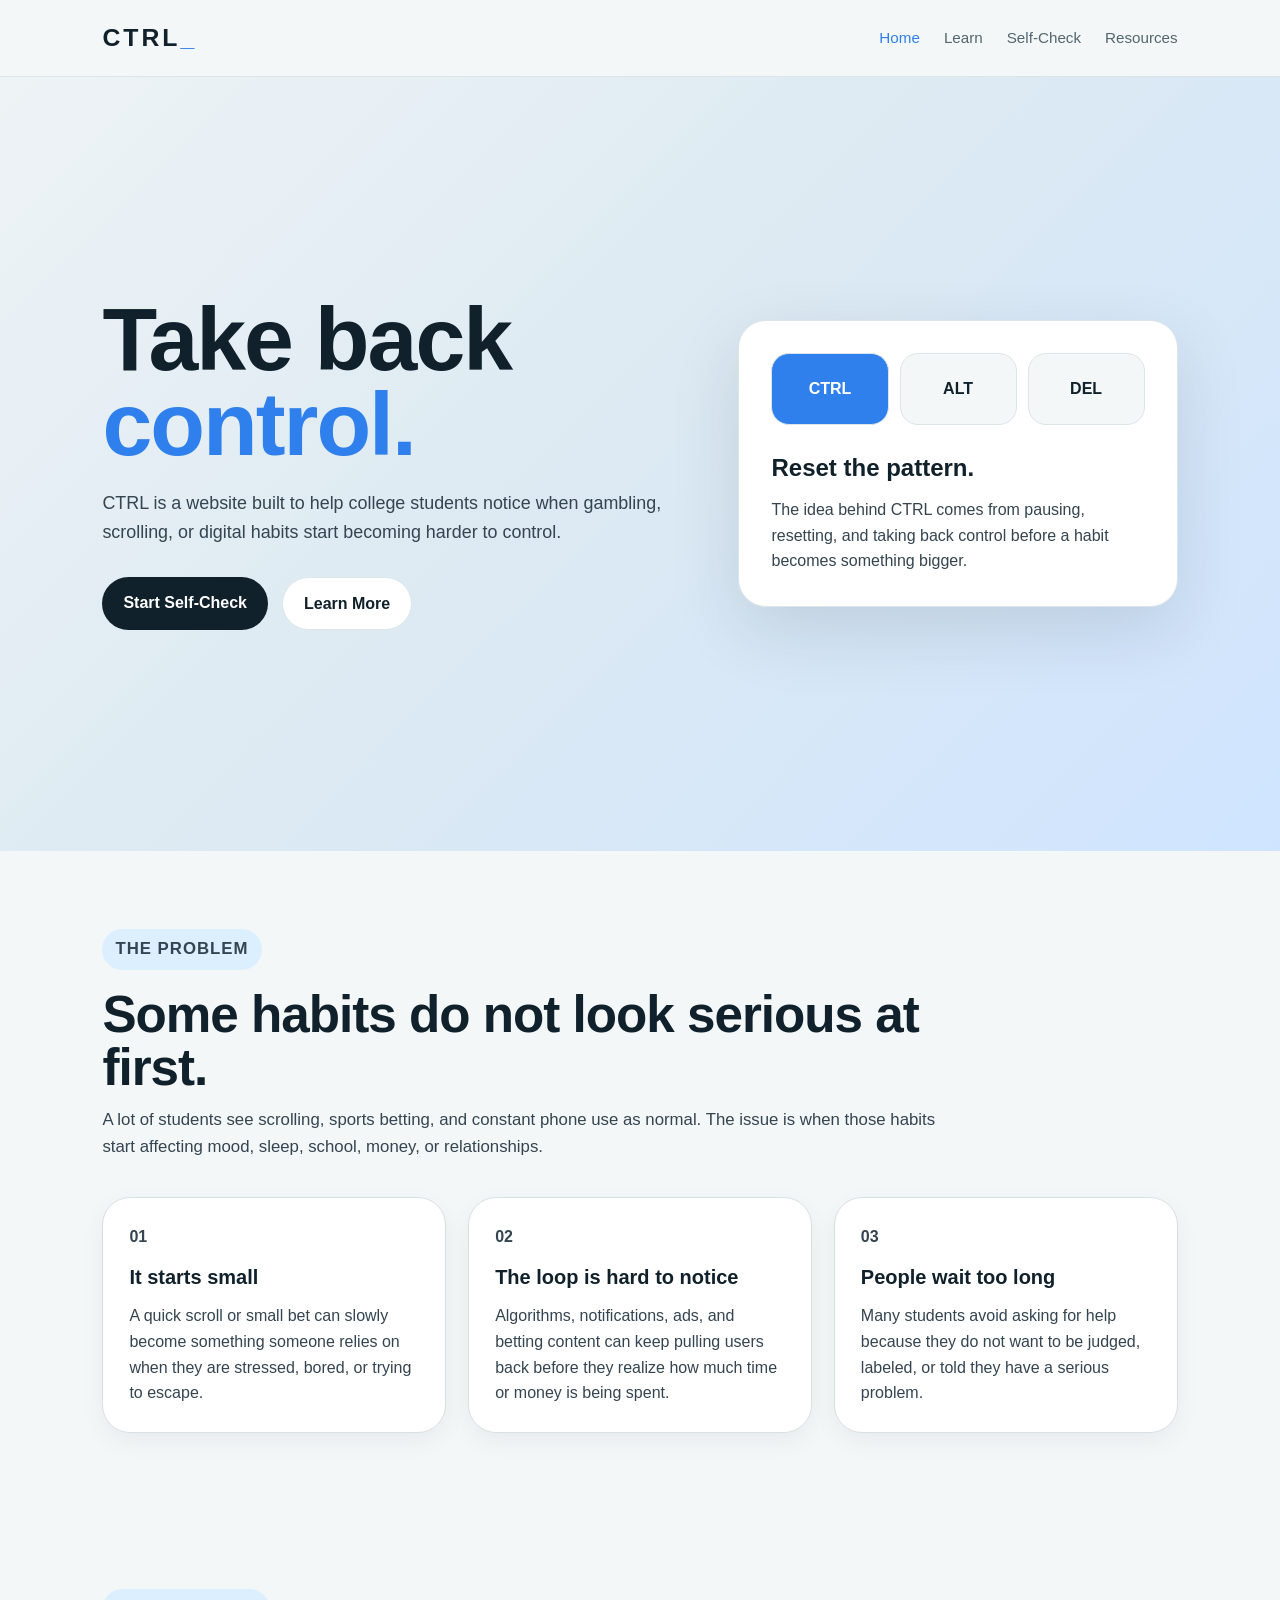
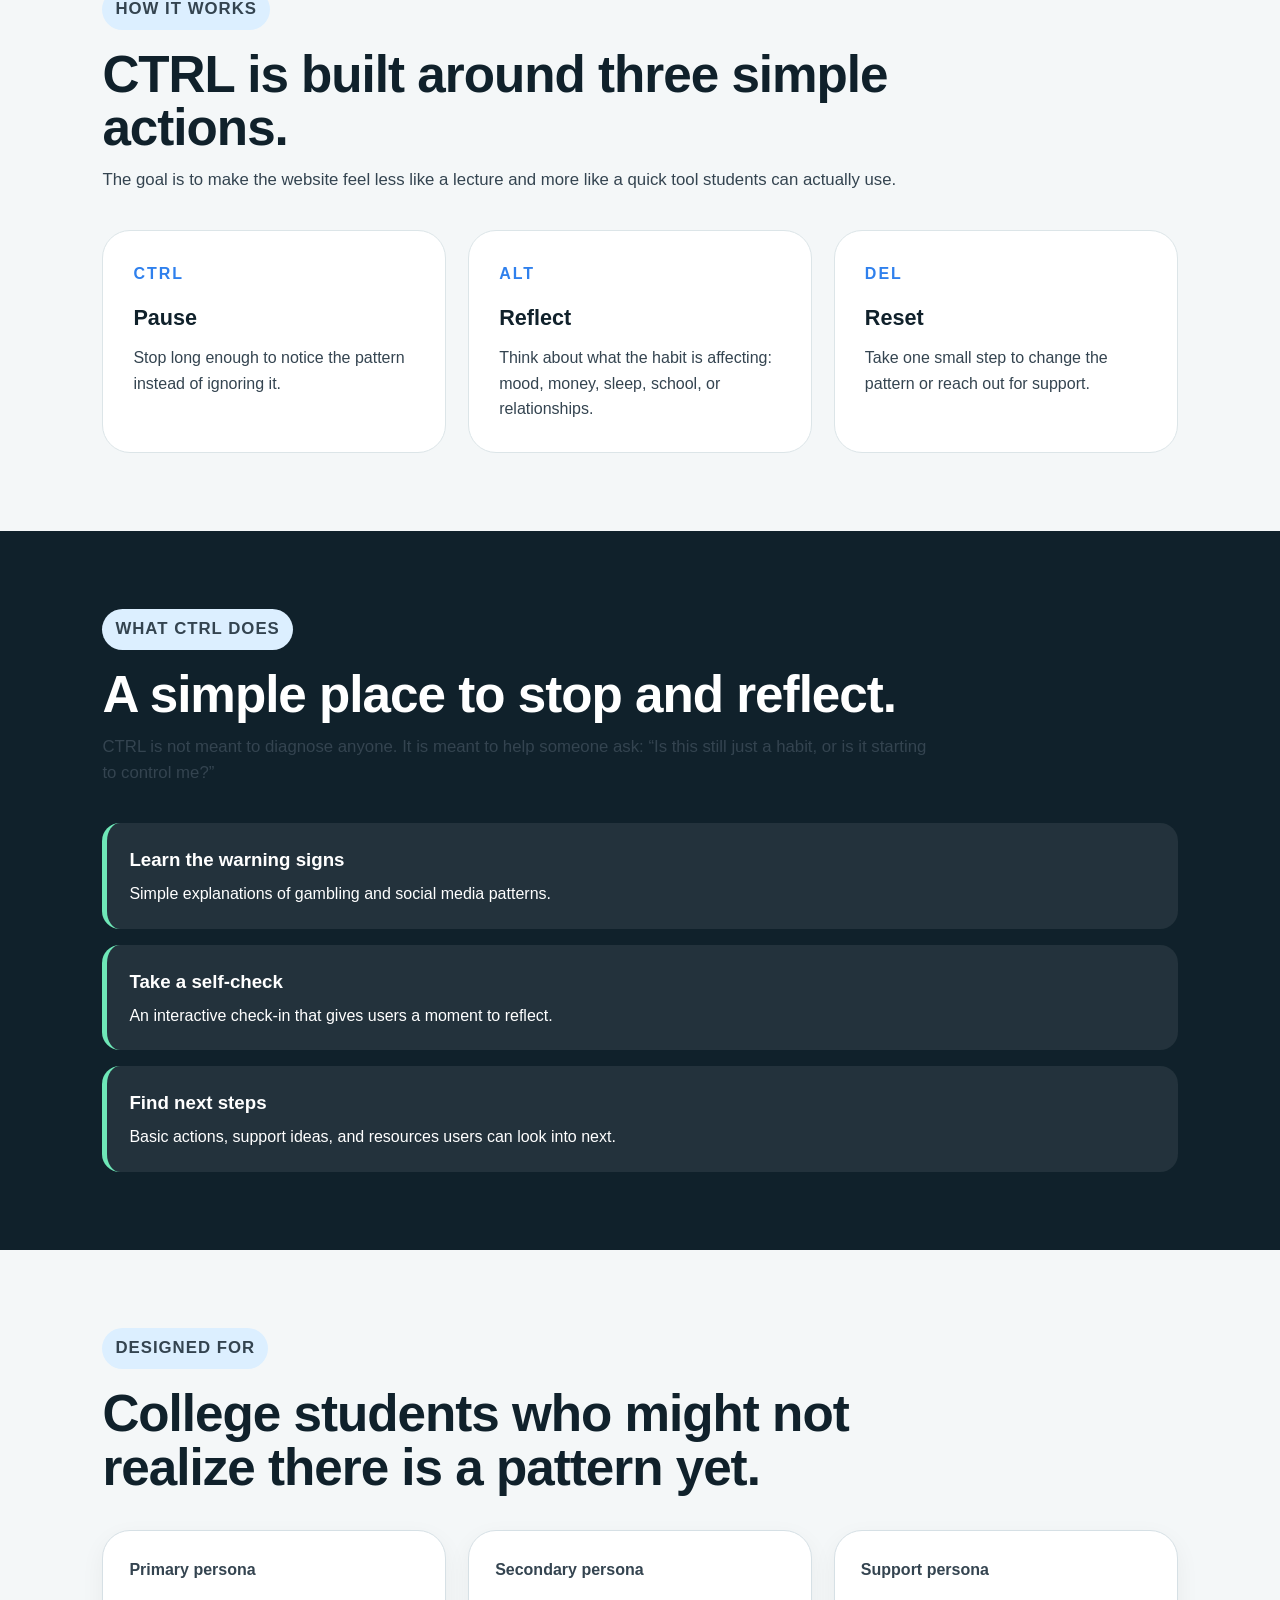
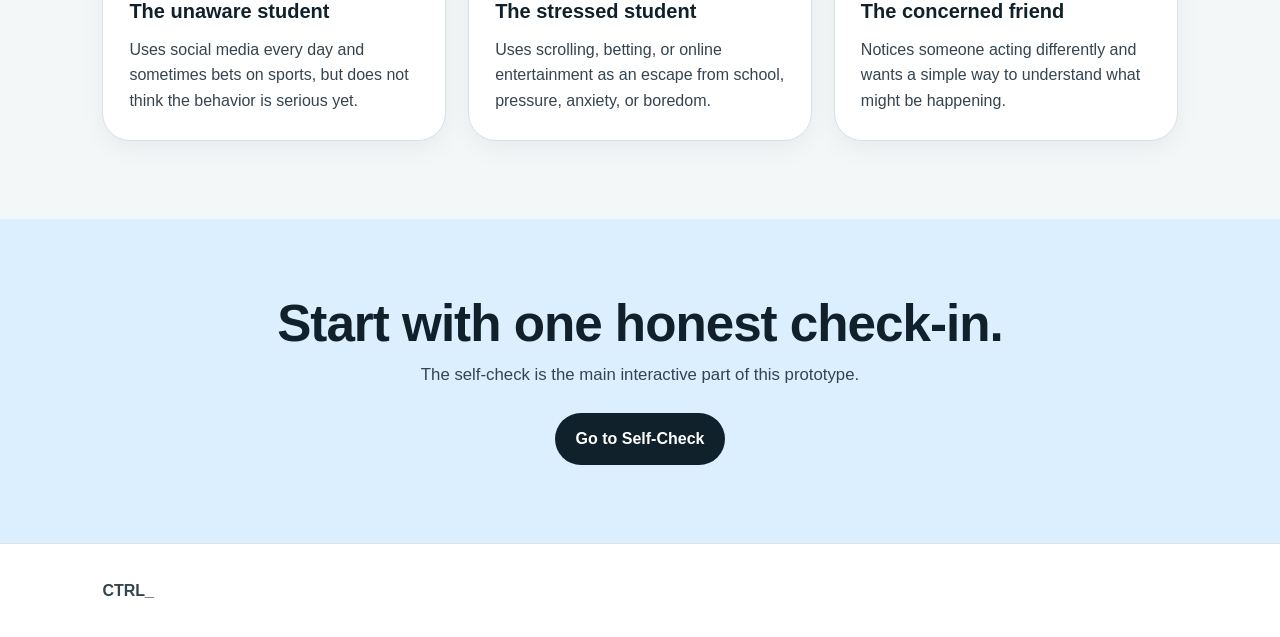
<file: index.html>
<!DOCTYPE html>
<html lang="en">
<head>
  <meta charset="UTF-8" />
  <meta name="viewport" content="width=device-width, initial-scale=1.0" />

  <title>CTRL | Take Back Control</title>

  <link rel="stylesheet" href="css/style.css" />
</head>

<body>

  <header class="site-header">
    <a href="index.html" class="logo">CTRL<span>_</span></a>

    <nav class="nav-links">
      <a href="index.html" class="active">Home</a>
      <a href="learn.html">Learn</a>
      <a href="self-check.html">Self-Check</a>
      <a href="resources.html">Resources</a>
    </nav>
  </header>

  <main>

    <section class="hero">

      <div class="hero-copy">

      

        <h1>
          Take back <span class="blue-text">control.</span>
        </h1>

        <p class="hero-text">
          CTRL is a website built to help college students notice when gambling,
          scrolling, or digital habits start becoming harder to control.
        </p>

        <div class="button-row">
          <a href="self-check.html" class="btn primary">Start Self-Check</a>
          <a href="learn.html" class="btn secondary">Learn More</a>
        </div>

      </div>

      <div class="keyboard-card">

        <div class="key-row">
          <div class="key active">CTRL</div>
          <div class="key">ALT</div>
          <div class="key">DEL</div>
        </div>

        <h2>Reset the pattern.</h2>

        <p>
          The idea behind CTRL comes from pausing, resetting, and taking back control
          before a habit becomes something bigger.
        </p>

      </div>

    </section>

    <section class="section">

      <div class="section-heading">

        <p class="eyebrow">The problem</p>

        <h2>Some habits do not look serious at first.</h2>

        <p>
          A lot of students see scrolling, sports betting, and constant phone use as normal.
          The issue is when those habits start affecting mood, sleep, school, money, or relationships.
        </p>

      </div>

      <div class="card-grid three">

        <article class="info-card">

          <p class="card-number">01</p>

          <h3>It starts small</h3>

          <p>
            A quick scroll or small bet can slowly become something someone relies on
            when they are stressed, bored, or trying to escape.
          </p>

        </article>

        <article class="info-card">

          <p class="card-number">02</p>

          <h3>The loop is hard to notice</h3>

          <p>
            Algorithms, notifications, ads, and betting content can keep pulling users
            back before they realize how much time or money is being spent.
          </p>

        </article>

        <article class="info-card">

          <p class="card-number">03</p>

          <h3>People wait too long</h3>

          <p>
            Many students avoid asking for help because they do not want to be judged,
            labeled, or told they have a serious problem.
          </p>

        </article>

      </div>

    </section>

    <section class="section">

  <div class="section-heading">
    <p class="eyebrow">How it works</p>
    <h2>CTRL is built around three simple actions.</h2>
    <p>
      The goal is to make the website feel less like a lecture and more like
      a quick tool students can actually use.
    </p>
  </div>

  <div class="process-row">

    <div class="process-step">
      <span class="blue-text">CTRL</span>
      <h3>Pause</h3>
      <p>Stop long enough to notice the pattern instead of ignoring it.</p>
    </div>

    <div class="process-step">
      <span class="blue-text">ALT</span>
      <h3>Reflect</h3>
      <p>Think about what the habit is affecting: mood, money, sleep, school, or relationships.</p>
    </div>

    <div class="process-step">
      <span class="blue-text">DEL</span>
      <h3>Reset</h3>
      <p>Take one small step to change the pattern or reach out for support.</p>
    </div>

  </div>

</section>

    <section class="section dark-section">

      <div class="section-heading">

        <p class="eyebrow">What CTRL does</p>

        <h2>A simple place to stop and reflect.</h2>

        <p>
          CTRL is not meant to diagnose anyone. It is meant to help someone ask:
          “Is this still just a habit, or is it starting to control me?”
        </p>

      </div>

      <div class="feature-list">

        <div class="feature-item">
          <h3>Learn the warning signs</h3>
          <p>Simple explanations of gambling and social media patterns.</p>
        </div>

        <div class="feature-item">
          <h3>Take a self-check</h3>
          <p>An interactive check-in that gives users a moment to reflect.</p>
        </div>

        <div class="feature-item">
          <h3>Find next steps</h3>
          <p>Basic actions, support ideas, and resources users can look into next.</p>
        </div>

      </div>

    </section>

    <section class="section">

      <div class="section-heading">

        <p class="eyebrow">Designed for</p>

        <h2>College students who might not realize there is a pattern yet.</h2>

      </div>

      <div class="card-grid three">

        <article class="info-card">

          <p class="tag">Primary persona</p>

          <h3>The unaware student</h3>

          <p>
            Uses social media every day and sometimes bets on sports, but does not think
            the behavior is serious yet.
          </p>

        </article>

        <article class="info-card">

          <p class="tag">Secondary persona</p>

          <h3>The stressed student</h3>

          <p>
            Uses scrolling, betting, or online entertainment as an escape from school,
            pressure, anxiety, or boredom.
          </p>

        </article>

        <article class="info-card">

          <p class="tag">Support persona</p>

          <h3>The concerned friend</h3>

          <p>
            Notices someone acting differently and wants a simple way to understand
            what might be happening.
          </p>

        </article>

      </div>

    </section>

    <section class="cta-section">

      <h2>Start with one honest check-in.</h2>

      <p>The self-check is the main interactive part of this prototype.</p>

      <a href="self-check.html" class="btn primary">
        Go to Self-Check
      </a>

    </section>

  </main>

  <footer class="site-footer">

    <p><strong>CTRL_</strong>

  </footer>

</body>
</html>
</file>
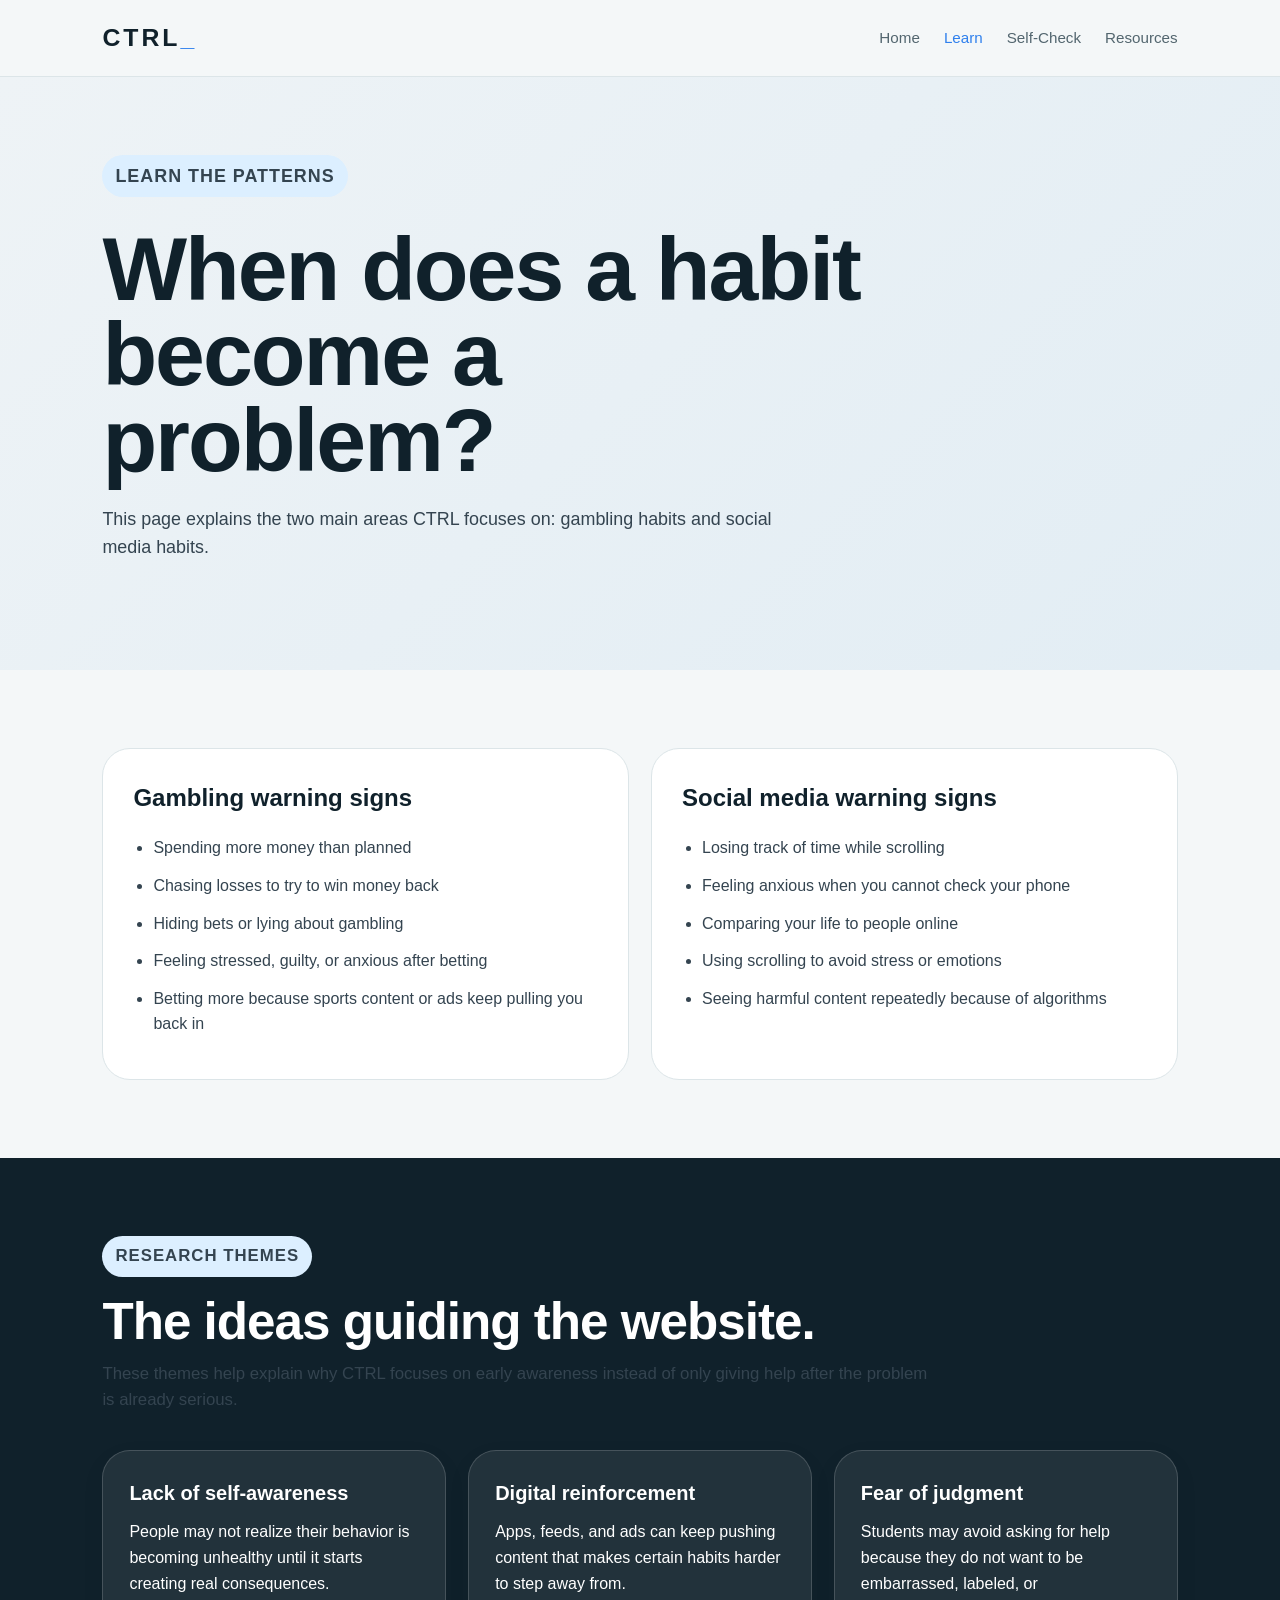
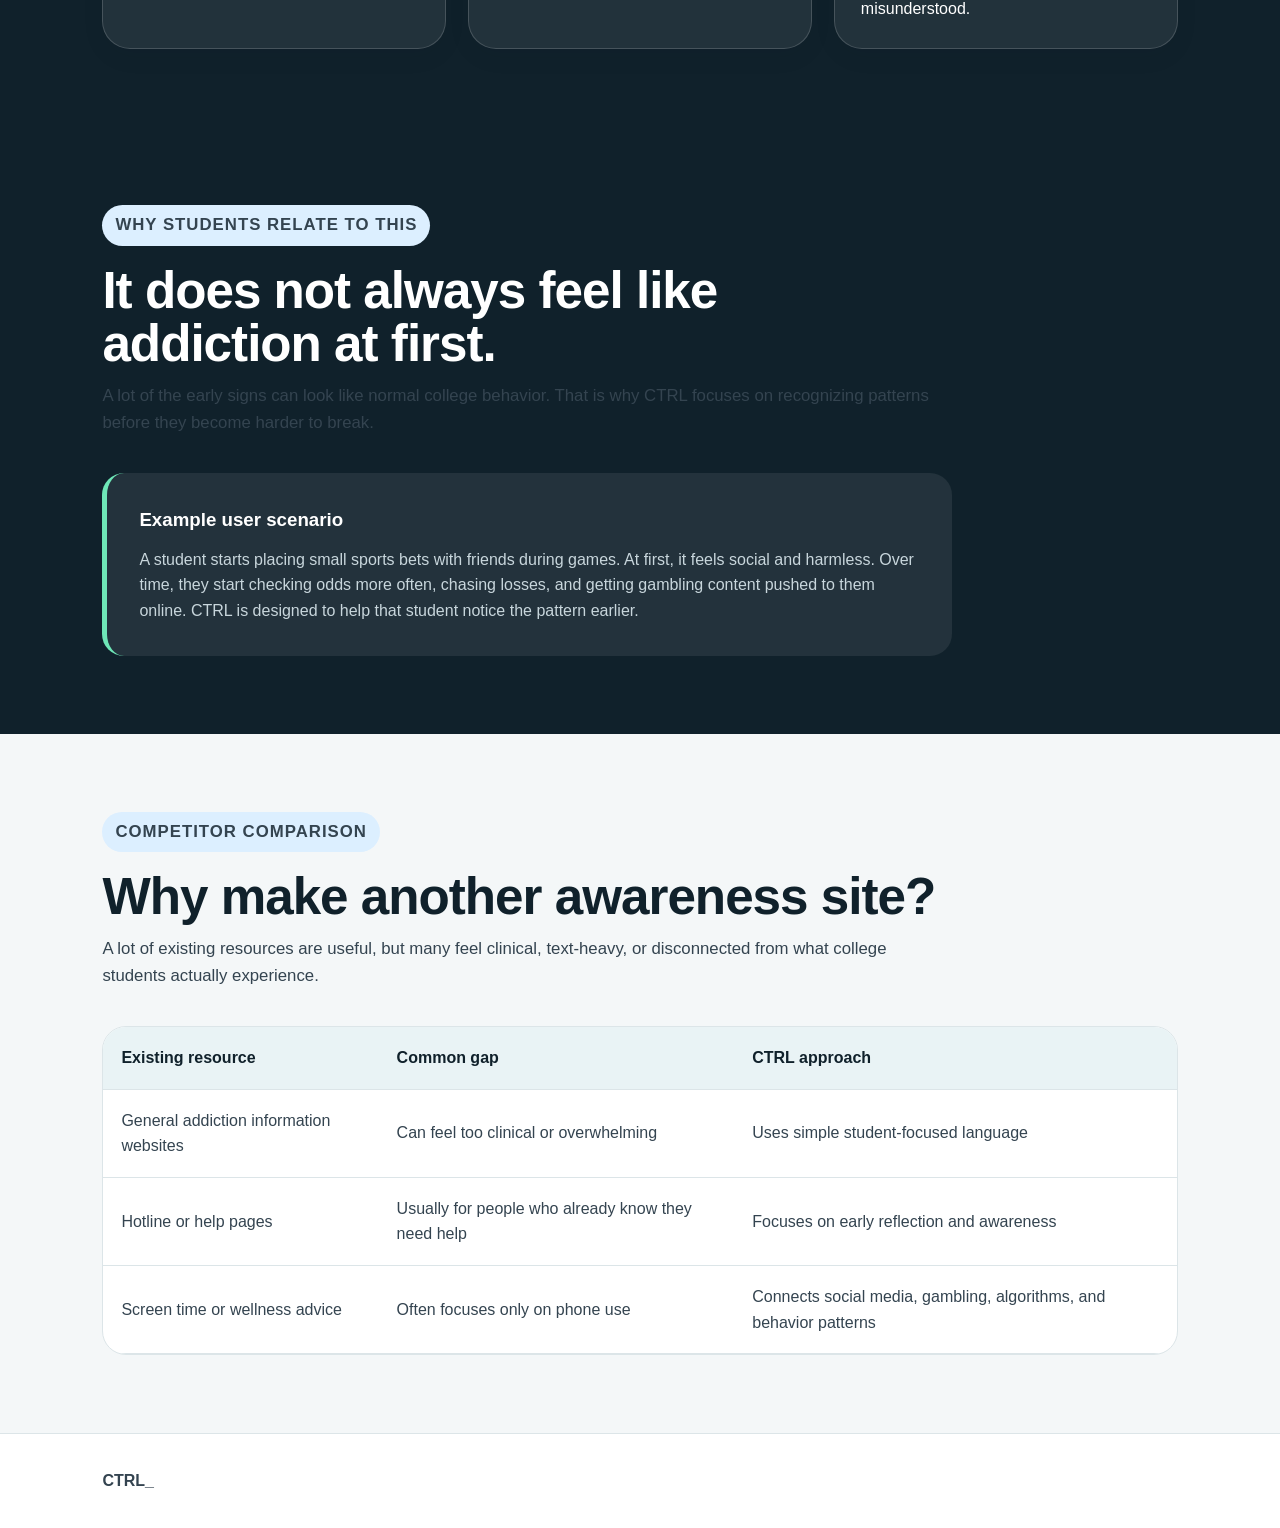
<file: learn.html>
<!DOCTYPE html>
<html lang="en">
<head>
  <meta charset="UTF-8" />
  <meta name="viewport" content="width=device-width, initial-scale=1.0" />

  <title>CTRL | Learn</title>

  <link rel="stylesheet" href="css/style.css" />
</head>

<body>

  <header class="site-header">

    <a href="index.html" class="logo">CTRL<span>_</span></a>

    <nav class="nav-links">
      <a href="index.html">Home</a>
      <a href="learn.html" class="active">Learn</a>
      <a href="self-check.html">Self-Check</a>
      <a href="resources.html">Resources</a>
    </nav>

  </header>

  <main>

    <section class="page-hero">

      <p class="eyebrow">Learn the patterns</p>

      <h1>When does a habit become a problem?</h1>

      <p>
        This page explains the two main areas CTRL focuses on:
        gambling habits and social media habits.
      </p>

    </section>

    <section class="section">

      <div class="split-layout">

        <article class="warning-box">

          <h2>Gambling warning signs</h2>

          <ul>
            <li>Spending more money than planned</li>
            <li>Chasing losses to try to win money back</li>
            <li>Hiding bets or lying about gambling</li>
            <li>Feeling stressed, guilty, or anxious after betting</li>
            <li>Betting more because sports content or ads keep pulling you back in</li>
          </ul>

        </article>

        <article class="warning-box">

          <h2>Social media warning signs</h2>

          <ul>
            <li>Losing track of time while scrolling</li>
            <li>Feeling anxious when you cannot check your phone</li>
            <li>Comparing your life to people online</li>
            <li>Using scrolling to avoid stress or emotions</li>
            <li>Seeing harmful content repeatedly because of algorithms</li>
          </ul>

        </article>

      </div>

    </section>

    <section class="section dark-section">

      <div class="section-heading">

        <p class="eyebrow">Research themes</p>

        <h2>The ideas guiding the website.</h2>

        <p>
          These themes help explain why CTRL focuses on early awareness instead of only
          giving help after the problem is already serious.
        </p>

      </div>

      <div class="card-grid three">

        <article class="info-card">

          <h3>Lack of self-awareness</h3>

          <p>
            People may not realize their behavior is becoming unhealthy until it starts
            creating real consequences.
          </p>

        </article>

        <article class="info-card">

          <h3>Digital reinforcement</h3>

          <p>
            Apps, feeds, and ads can keep pushing content that makes certain habits
            harder to step away from.
          </p>

        </article>

        <article class="info-card">

          <h3>Fear of judgment</h3>

          <p>
            Students may avoid asking for help because they do not want to be embarrassed,
            labeled, or misunderstood.
          </p>

        </article>

      </div>

    </section>

    <section class="section dark-section">

  <div class="section-heading">
    <p class="eyebrow">Why students relate to this</p>
    <h2>It does not always feel like addiction at first.</h2>
    <p>
      A lot of the early signs can look like normal college behavior. That is why
      CTRL focuses on recognizing patterns before they become harder to break.
    </p>
  </div>

  <div class="scenario-box">

    <h3>Example user scenario</h3>

    <p>
      A student starts placing small sports bets with friends during games.
      At first, it feels social and harmless. Over time, they start checking odds
      more often, chasing losses, and getting gambling content pushed to them online.
      CTRL is designed to help that student notice the pattern earlier.
    </p>

  </div>

</section>

    <section class="section">

      <div class="section-heading">

        <p class="eyebrow">Competitor comparison</p>

        <h2>Why make another awareness site?</h2>

        <p>
          A lot of existing resources are useful, but many feel clinical,
          text-heavy, or disconnected from what college students actually experience.
        </p>

      </div>

      <div class="comparison-table">

        <table>

          <tr>
            <th>Existing resource</th>
            <th>Common gap</th>
            <th>CTRL approach</th>
          </tr>

          <tr>
            <td>General addiction information websites</td>
            <td>Can feel too clinical or overwhelming</td>
            <td>Uses simple student-focused language</td>
          </tr>

          <tr>
            <td>Hotline or help pages</td>
            <td>Usually for people who already know they need help</td>
            <td>Focuses on early reflection and awareness</td>
          </tr>

          <tr>
            <td>Screen time or wellness advice</td>
            <td>Often focuses only on phone use</td>
            <td>Connects social media, gambling, algorithms, and behavior patterns</td>
          </tr>

        </table>

      </div>

    </section>

  </main>

  <footer class="site-footer">

    <p><strong>CTRL_</strong> 

  </footer>

</body>
</html>
</file>
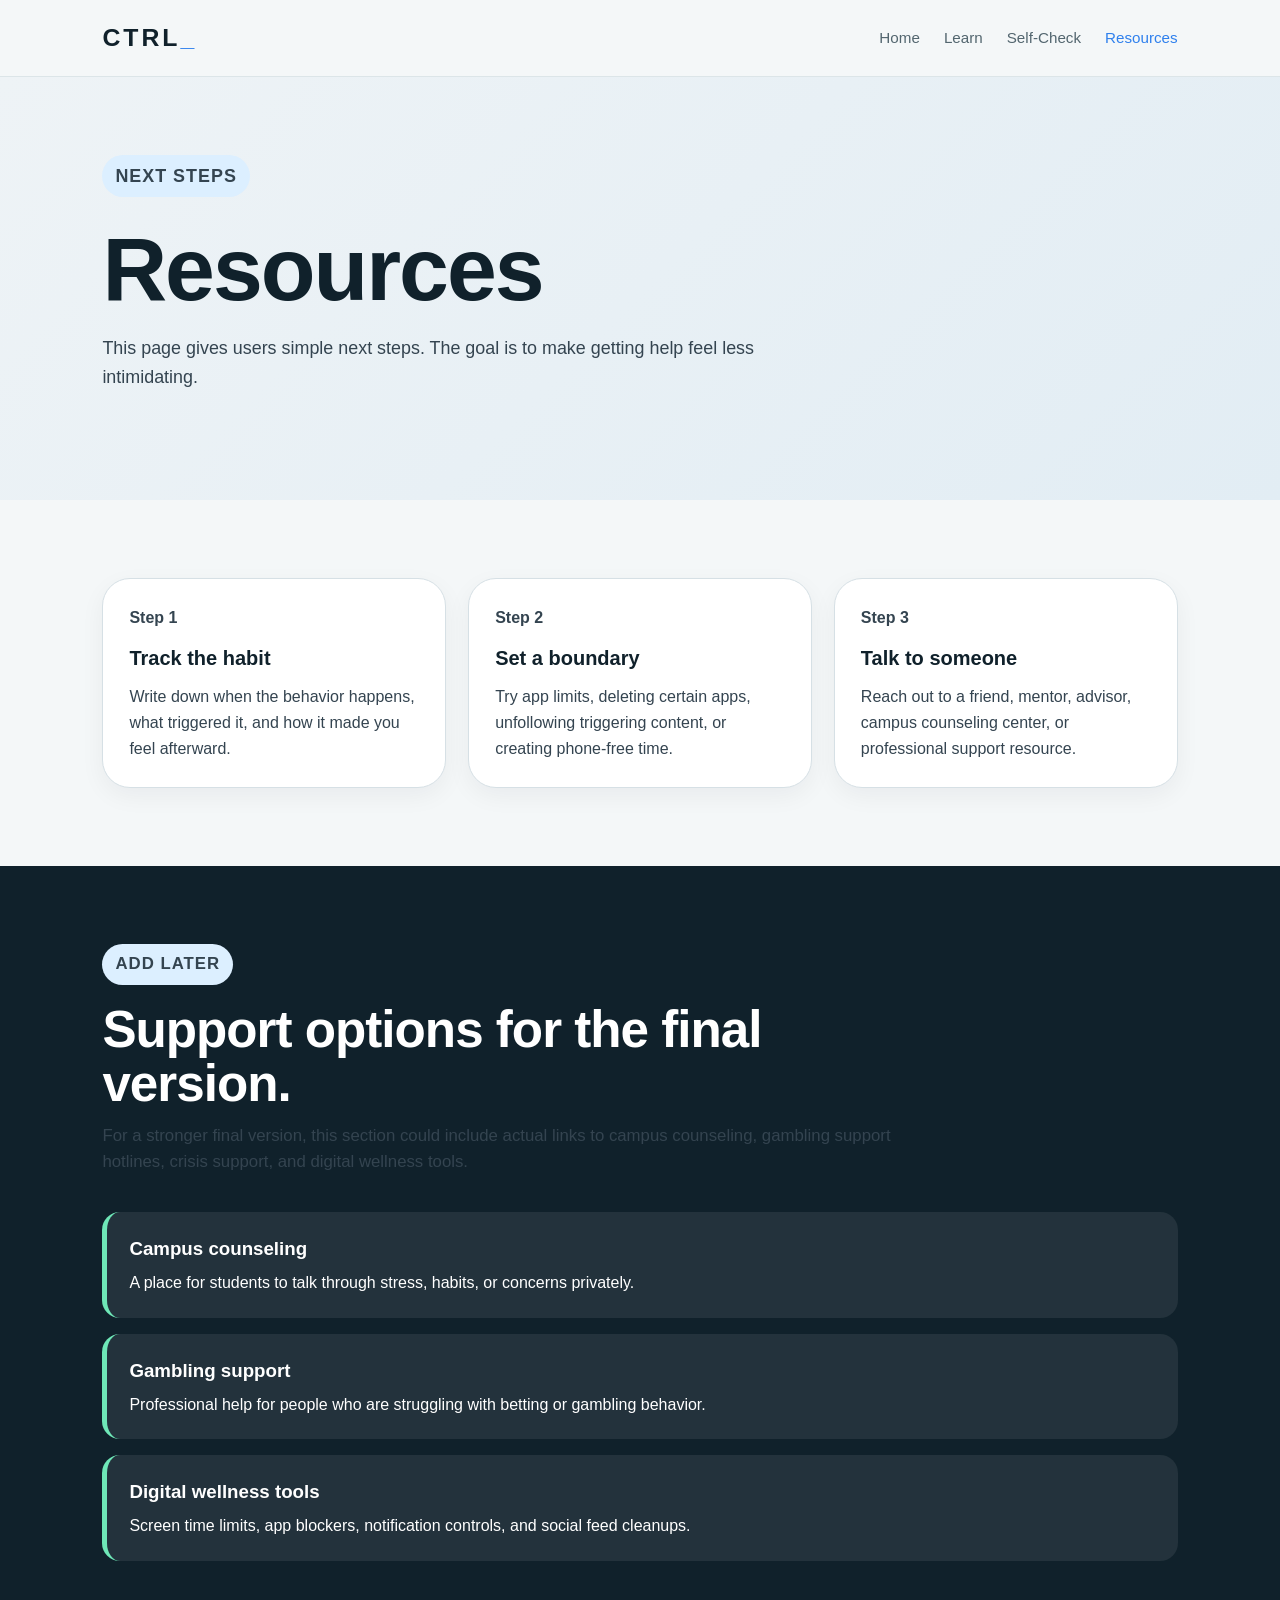
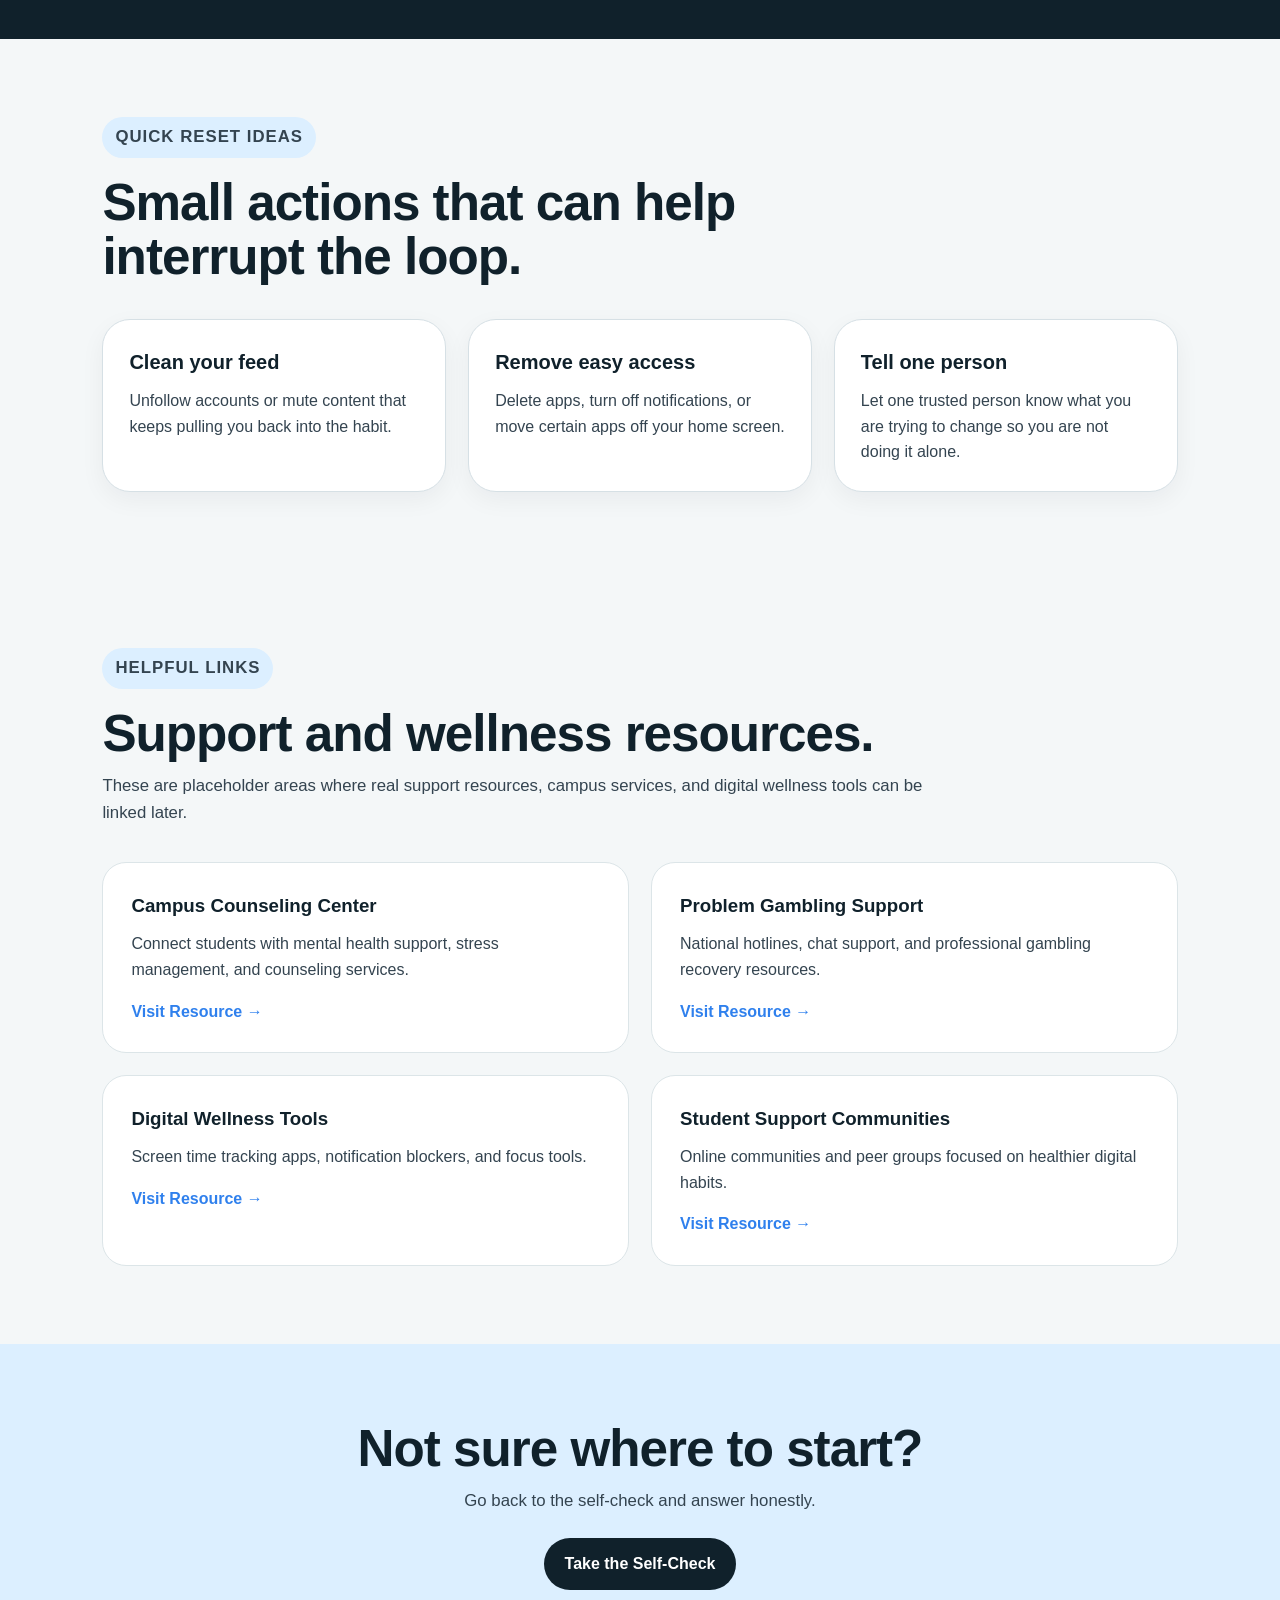
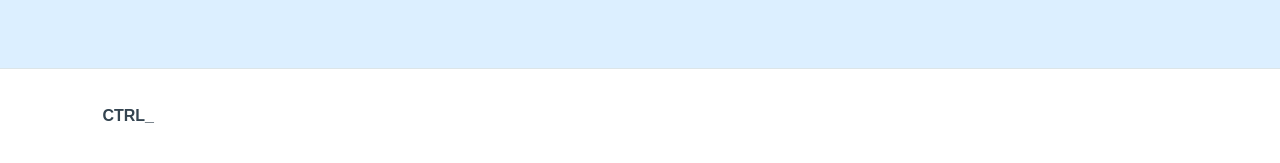
<file: resources.html>
<!DOCTYPE html>
<html lang="en">
<head>
  <meta charset="UTF-8" />
  <meta name="viewport" content="width=device-width, initial-scale=1.0" />

  <title>CTRL | Resources</title>

  <link rel="stylesheet" href="css/style.css" />
</head>

<body>

  <header class="site-header">

    <a href="index.html" class="logo">CTRL<span>_</span></a>

    <nav class="nav-links">
      <a href="index.html">Home</a>
      <a href="learn.html">Learn</a>
      <a href="self-check.html">Self-Check</a>
      <a href="resources.html" class="active">Resources</a>
    </nav>

  </header>

  <main>

    <section class="page-hero">

      <p class="eyebrow">Next steps</p>

      <h1>Resources</h1>

      <p>
        This page gives users simple next steps.
        The goal is to make getting help feel less intimidating.
      </p>

    </section>

    <section class="section">

      <div class="card-grid three">

        <article class="info-card">

          <p class="card-number">Step 1</p>

          <h3>Track the habit</h3>

          <p>
            Write down when the behavior happens,
            what triggered it, and how it made you feel afterward.
          </p>

        </article>

        <article class="info-card">

          <p class="card-number">Step 2</p>

          <h3>Set a boundary</h3>

          <p>
            Try app limits, deleting certain apps,
            unfollowing triggering content,
            or creating phone-free time.
          </p>

        </article>

        <article class="info-card">

          <p class="card-number">Step 3</p>

          <h3>Talk to someone</h3>

          <p>
            Reach out to a friend, mentor, advisor,
            campus counseling center,
            or professional support resource.
          </p>

        </article>

      </div>

    </section>

    <section class="section dark-section">

      <div class="section-heading">

        <p class="eyebrow">Add later</p>

        <h2>Support options for the final version.</h2>

        <p>
          For a stronger final version,
          this section could include actual links to campus counseling,
          gambling support hotlines,
          crisis support,
          and digital wellness tools.
        </p>

      </div>

      <div class="feature-list">

        <div class="feature-item">

          <h3>Campus counseling</h3>

          <p>
            A place for students to talk through stress,
            habits, or concerns privately.
          </p>

        </div>

        <div class="feature-item">

          <h3>Gambling support</h3>

          <p>
            Professional help for people who are struggling
            with betting or gambling behavior.
          </p>

        </div>

        <div class="feature-item">

          <h3>Digital wellness tools</h3>

          <p>
            Screen time limits, app blockers,
            notification controls, and social feed cleanups.
          </p>

        </div>

      </div>

    </section>

    <section class="section">

  <div class="section-heading">
    <p class="eyebrow">Quick reset ideas</p>
    <h2>Small actions that can help interrupt the loop.</h2>
  </div>

  <div class="card-grid three">

    <article class="info-card">
      <h3>Clean your feed</h3>
      <p>Unfollow accounts or mute content that keeps pulling you back into the habit.</p>
    </article>

    <article class="info-card">
      <h3>Remove easy access</h3>
      <p>Delete apps, turn off notifications, or move certain apps off your home screen.</p>
    </article>

    <article class="info-card">
      <h3>Tell one person</h3>
      <p>Let one trusted person know what you are trying to change so you are not doing it alone.</p>
    </article>

  </div>

</section>

<section class="section">

  <div class="section-heading">

    <p class="eyebrow">Helpful links</p>

    <h2>Support and wellness resources.</h2>

    <p>
      These are placeholder areas where real support resources,
      campus services, and digital wellness tools can be linked later.
    </p>

  </div>

  <div class="resource-links">

    <a href="https://miamioh.edu/life-at-miami/health-well-being/student-counseling-service/" class="resource-link-card">

      <h3>Campus Counseling Center</h3>

      <p>
        Connect students with mental health support,
        stress management, and counseling services.
      </p>

      <span>Visit Resource →</span>

    </a>

    <a href="https://www.ncpgambling.org/chat/" class="resource-link-card">

      <h3>Problem Gambling Support</h3>

      <p>
        National hotlines, chat support,
        and professional gambling recovery resources.
      </p>

      <span>Visit Resource →</span>

    </a>

    <a href="#" class="resource-link-card">

      <h3>Digital Wellness Tools</h3>

      <p>
        Screen time tracking apps,
        notification blockers, and focus tools.
      </p>

      <span>Visit Resource →</span>

    </a>

    <a href="#" class="resource-link-card">

      <h3>Student Support Communities</h3>

      <p>
        Online communities and peer groups
        focused on healthier digital habits.
      </p>

      <span>Visit Resource →</span>

    </a>

  </div>

</section>

    <section class="cta-section">

      <h2>Not sure where to start?</h2>

      <p>Go back to the self-check and answer honestly.</p>

      <a href="self-check.html" class="btn primary">
        Take the Self-Check
      </a>

    </section>

  </main>

  <footer class="site-footer">

    <p><strong>CTRL_</strong> 

  </footer>

</body>
</html>
</file>
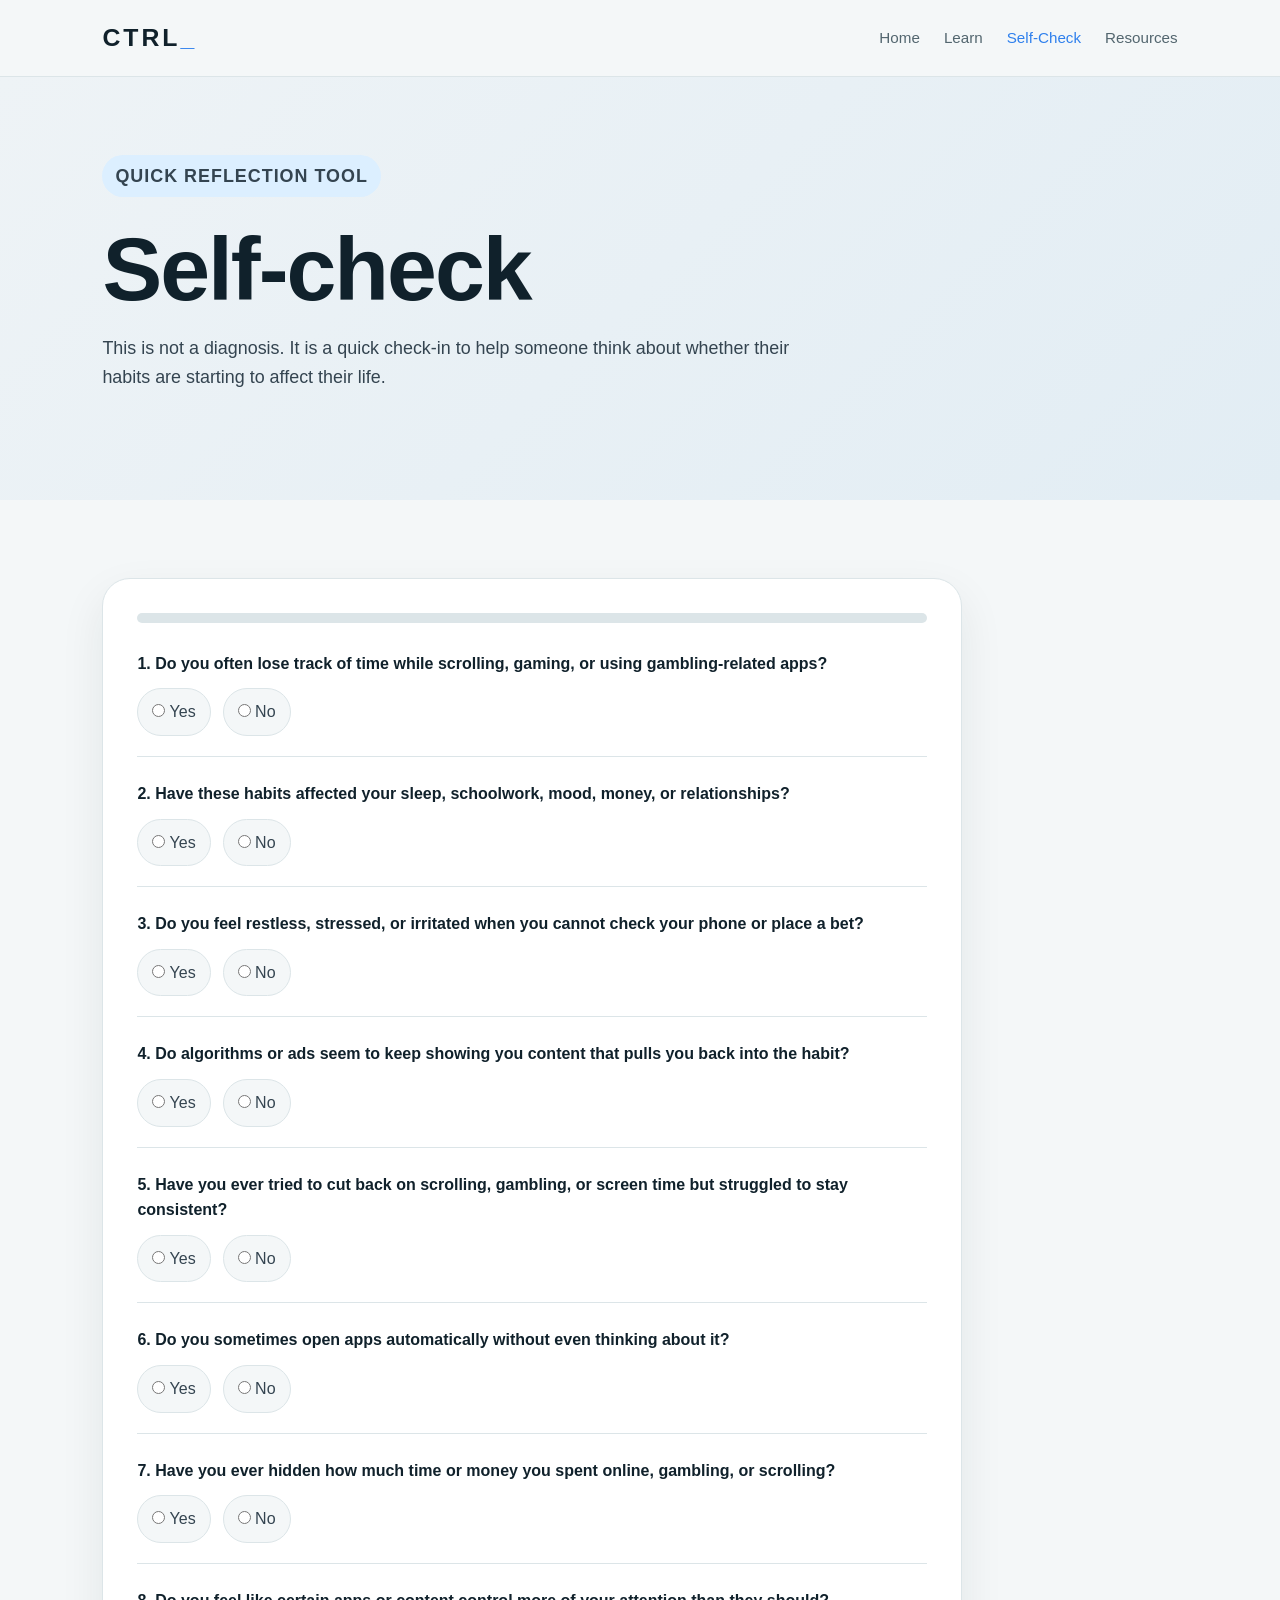
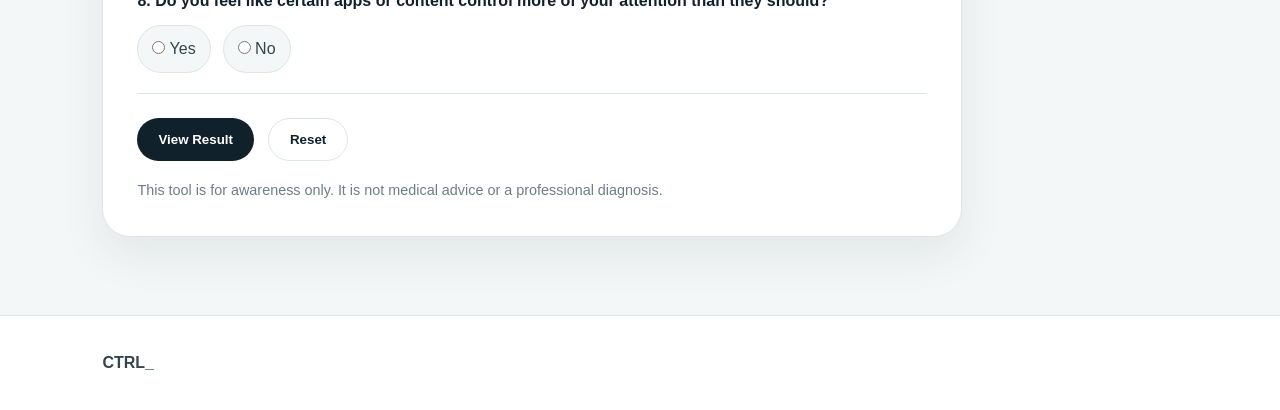
<file: self-check.html>
<!DOCTYPE html>
<html lang="en">
<head>
  <meta charset="UTF-8" />
  <meta name="viewport" content="width=device-width, initial-scale=1.0" />

  <title>CTRL | Self-Check</title>

  <link rel="stylesheet" href="css/style.css" />
</head>

<body>

  <header class="site-header">
    <a href="index.html" class="logo">CTRL<span>_</span></a>

    <nav class="nav-links">
      <a href="index.html">Home</a>
      <a href="learn.html">Learn</a>
      <a href="self-check.html" class="active">Self-Check</a>
      <a href="resources.html">Resources</a>
    </nav>
  </header>

  <main>

    <section class="page-hero">
      <p class="eyebrow">Quick reflection tool</p>

      <h1>Self-check</h1>

      <p>
        This is not a diagnosis. It is a quick check-in to help someone think about
        whether their habits are starting to affect their life.
      </p>
    </section>

    <section class="section">

      <div class="quiz-box">

        <div class="progress-wrapper">
          <div class="progress-bar" id="progressBar"></div>
        </div>

        <div class="question">
          <p>1. Do you often lose track of time while scrolling, gaming, or using gambling-related apps?</p>

          <div class="options">
            <label><input type="radio" name="q1" value="1" onchange="updateProgress()" /> Yes</label>
            <label><input type="radio" name="q1" value="0" onchange="updateProgress()" /> No</label>
          </div>
        </div>

        <div class="question">
          <p>2. Have these habits affected your sleep, schoolwork, mood, money, or relationships?</p>

          <div class="options">
            <label><input type="radio" name="q2" value="1" onchange="updateProgress()" /> Yes</label>
            <label><input type="radio" name="q2" value="0" onchange="updateProgress()" /> No</label>
          </div>
        </div>

        <div class="question">
          <p>3. Do you feel restless, stressed, or irritated when you cannot check your phone or place a bet?</p>

          <div class="options">
            <label><input type="radio" name="q3" value="1" onchange="updateProgress()" /> Yes</label>
            <label><input type="radio" name="q3" value="0" onchange="updateProgress()" /> No</label>
          </div>
        </div>

        <div class="question">
          <p>4. Do algorithms or ads seem to keep showing you content that pulls you back into the habit?</p>

          <div class="options">
            <label><input type="radio" name="q4" value="1" onchange="updateProgress()" /> Yes</label>
            <label><input type="radio" name="q4" value="0" onchange="updateProgress()" /> No</label>
          </div>
        </div>

        <div class="question">
          <p>5. Have you ever tried to cut back on scrolling, gambling, or screen time but struggled to stay consistent?</p>

          <div class="options">
            <label><input type="radio" name="q5" value="1" onchange="updateProgress()" /> Yes</label>
            <label><input type="radio" name="q5" value="0" onchange="updateProgress()" /> No</label>
          </div>
        </div>

        <div class="question">
          <p>6. Do you sometimes open apps automatically without even thinking about it?</p>

          <div class="options">
            <label><input type="radio" name="q6" value="1" onchange="updateProgress()" /> Yes</label>
            <label><input type="radio" name="q6" value="0" onchange="updateProgress()" /> No</label>
          </div>
        </div>

        <div class="question">
          <p>7. Have you ever hidden how much time or money you spent online, gambling, or scrolling?</p>

          <div class="options">
            <label><input type="radio" name="q7" value="1" onchange="updateProgress()" /> Yes</label>
            <label><input type="radio" name="q7" value="0" onchange="updateProgress()" /> No</label>
          </div>
        </div>

        <div class="question">
          <p>8. Do you feel like certain apps or content control more of your attention than they should?</p>

          <div class="options">
            <label><input type="radio" name="q8" value="1" onchange="updateProgress()" /> Yes</label>
            <label><input type="radio" name="q8" value="0" onchange="updateProgress()" /> No</label>
          </div>
        </div>

        <div class="button-row">
          <button class="btn primary" onclick="showResult()">View Result</button>
          <button class="btn secondary" onclick="resetQuiz()">Reset</button>
        </div>

        <div class="result-box" id="resultBox">
          <h2 id="resultTitle"></h2>
          <p id="resultText"></p>
        </div>

        <p class="note">
          This tool is for awareness only. It is not medical advice or a professional diagnosis.
        </p>

      </div>

    </section>

  </main>

  <footer class="site-footer">
    <p><strong>CTRL_</strong>
  </footer>

  <script src="js/script.js"></script>

</body>
</html>
</file>
<file: css/style.css>
* {
  margin: 0;
  padding: 0;
  box-sizing: border-box;
}

html {
  scroll-behavior: smooth;
}

body {
  background: #f4f7f8;
  color: #10212b;
  font-family: Arial, Helvetica, sans-serif;
  line-height: 1.6;
}

a {
  color: inherit;
  text-decoration: none;
}

.site-header {
  position: sticky;
  top: 0;
  z-index: 20;
  display: flex;
  align-items: center;
  justify-content: space-between;
  padding: 18px 8%;
  background: rgba(244, 247, 248, 0.95);
  border-bottom: 1px solid #dce5e8;
}

.logo {
  font-size: 1.55rem;
  font-weight: 900;
  letter-spacing: 3px;
}

.logo span {
  color: #2f80ed;
}

.nav-links {
  display: flex;
  gap: 24px;
  color: #53666f;
  font-size: 0.95rem;
}

.nav-links a:hover,
.nav-links a.active {
  color: #2f80ed;
}

.hero {
  min-height: 86vh;

  display: grid;
  grid-template-columns: 1.15fr 0.85fr;

  align-items: center;
  gap: 42px;

  padding: 90px 8%;

  background:
    linear-gradient(
      135deg,
      #eef3f6 0%,
      #ddeaf2 45%,
      #cfe4ff 100%
    );
}

.eyebrow {
  display: inline-block;
  margin-bottom: 18px;
  padding: 7px 13px;
  border-radius: 999px;
  background: #dcefff;
  color: #2f80ed;
  font-size: 0.78rem;
  font-weight: 800;
  letter-spacing: 1px;
  text-transform: uppercase;
}

.hero h1,
.page-hero h1 {
  max-width: 760px;
  margin-bottom: 22px;
  font-size: clamp(3rem, 7vw, 6.2rem);
  line-height: 0.95;
  letter-spacing: -2px;
}

.hero-text,
.page-hero p {
  max-width: 690px;
  margin-bottom: 30px;
  color: #344450;
  font-size: 1.12rem;
}

.button-row {
  display: flex;
  flex-wrap: wrap;
  gap: 14px;
}

.btn {
  display: inline-block;
  padding: 13px 21px;
  border: none;
  border-radius: 999px;
  font-weight: 800;
  cursor: pointer;
  transition: 0.25s ease;
}

.btn.primary {
  background: #10212b;
  color: white;
}

.btn.secondary {
  background: white;
  color: #10212b;
  border: 1px solid #dce5e8;
}

.btn:hover {
  transform: translateY(-2px);
  box-shadow: 0 12px 28px rgba(16, 33, 43, 0.12);
}

.keyboard-card,
.quiz-box,
.warning-box,
.info-card {
  background: white;
  border: 1px solid #dce5e8;
  border-radius: 28px;
}

.keyboard-card {
  padding: 32px;
  box-shadow: 0 24px 70px rgba(16, 33, 43, 0.12);
}

.key-row {
  display: grid;
  grid-template-columns: repeat(3, 1fr);
  gap: 11px;
  margin-bottom: 24px;
}

.key {
  padding: 22px 8px;
  background: #f4f7f8;
  border: 1px solid #dce5e8;
  border-radius: 18px;
  text-align: center;
  font-weight: 900;
}

.key.active {
  background: #2f80ed;
  color: white;
}

.keyboard-card h2 {
  margin-bottom: 10px;
}

.keyboard-card p {
  color: #344450;
}

.section,
.page-hero,
.cta-section {
  padding: 78px 8%;
}

.page-hero {
  background:
    linear-gradient(
      135deg,
      #eef3f6 0%,
      #e2edf4 100%
    );
}

.section-heading {
  max-width: 840px;
  margin-bottom: 36px;
}

.section-heading h2,
.cta-section h2 {
  margin-bottom: 12px;
  font-size: clamp(2rem, 4vw, 3.25rem);
  line-height: 1.05;
  letter-spacing: -1px;
}

.section-heading p,
.cta-section p {
  color: #344450;
  font-size: 1.05rem;
}

.dark-section {
  background: #10212b;
  color: white;
}


.dark-section .feature-item p,
.dark-section .info-card p {
  color: #ffffff;
}

.card-grid {
  display: grid;
  gap: 22px;
}

.card-grid.three {
  grid-template-columns: repeat(3, 1fr);
}

.info-card {
  padding: 26px;

  background: white;

  border: 1px solid #d6e0e5;

  box-shadow: 0 8px 25px rgba(15, 23, 32, 0.05);

  transition: 0.25s ease;
}

.info-card:hover {
  transform: translateY(-4px);

  box-shadow: 0 18px 35px rgba(15, 23, 32, 0.10);
}

.card-number,
.tag {
  margin-bottom: 12px;
  color: #2f80ed;
  font-weight: 900;
}

.info-card h3 {
  margin-bottom: 10px;
  font-size: 1.25rem;
}

.info-card p,
.warning-box li {
  color: #344450;
}

.dark-section .info-card {
  background: rgba(255, 255, 255, 0.08);
  border-color: rgba(255, 255, 255, 0.16);
}

.feature-list {
  display: grid;
  gap: 16px;
}

.feature-item {
  padding: 22px;
  background: rgba(255, 255, 255, 0.08);
  border-left: 5px solid #6ee7b7;
  border-radius: 18px;
}

.feature-item h3 {
  margin-bottom: 6px;
}

.feature-item p {
  color: #344450;
}

.split-layout {
  display: grid;
  grid-template-columns: 1fr 1fr;
  gap: 22px;
}

.warning-box {
  padding: 30px;
}

.warning-box h2 {
  margin-bottom: 18px;
}

.warning-box ul {
  padding-left: 20px;
}

.warning-box li {
  margin-bottom: 12px;
}

.comparison-table {
  overflow-x: auto;
  background: white;
  border: 1px solid #dce5e8;
  border-radius: 24px;
}

table {
  width: 100%;
  min-width: 720px;
  border-collapse: collapse;
}

th,
td {
  padding: 18px;
  text-align: left;
  color: #344450;
  border-bottom: 1px solid #dce5e8;
}

th {
  color: #10212b;
  background: #e9f3f5;
}

.quiz-box {
  max-width: 860px;
  padding: 34px;
  box-shadow: 0 18px 45px rgba(16, 33, 43, 0.08);
}

.progress-wrapper {
  height: 10px;
  margin-bottom: 28px;
  overflow: hidden;
  background: #dce5e8;
  border-radius: 999px;
}

.progress-bar {
  width: 0%;
  height: 100%;
  background: #2f80ed;
  transition: width 0.3s ease;
}

.question {
  margin-bottom: 24px;
  padding-bottom: 20px;
  border-bottom: 1px solid #dce5e8;
}

.question p {
  margin-bottom: 12px;
  font-weight: 800;
}

.options {
  display: flex;
  flex-wrap: wrap;
  gap: 12px;
}

.options label {
  padding: 10px 14px;
  background: #f4f7f8;
  color: #344450;
  border: 1px solid #dce5e8;
  border-radius: 999px;
  cursor: pointer;
}

.result-box {
  display: none;
  margin-top: 24px;
  padding: 24px;
  background: #e9f3f5;
  border: 1px solid #b7d6e2;
  border-radius: 20px;
}

.result-box h2 {
  margin-bottom: 8px;
}

.result-box p {
  color: #344450;
}

.note {
  margin-top: 18px;
  color: #6b7f88;
  font-size: 0.9rem;
}

.cta-section {
  text-align: center;
  background: #dcefff;
}

.cta-section p {
  margin-bottom: 24px;
}

.site-footer {
  display: flex;
  flex-wrap: wrap;
  gap: 18px;
  justify-content: space-between;
  padding: 34px 8%;
  color: #344450;
  background: white;
  border-top: 1px solid #dce5e8;
}

.process-row {
  display: grid;
  grid-template-columns: repeat(3, 1fr);
  gap: 22px;
}

.process-step {
  padding: 30px;
  background: white;
  border: 1px solid #dce5e8;
  border-radius: 28px;
}

.process-step span {
  display: inline-block;
  margin-bottom: 14px;
  color: #2f80ed;
  font-weight: 900;
  letter-spacing: 2px;
}

.process-step h3 {
  margin-bottom: 10px;
  font-size: 1.35rem;
}

.process-step p {
  color: #344450;
}

.scenario-box {
  max-width: 850px;
  padding: 32px;
  background: rgba(255, 255, 255, 0.08);
  border-left: 5px solid #6ee7b7;
  border-radius: 22px;
}

.scenario-box h3 {
  margin-bottom: 12px;
}

.scenario-box p {
  color: #c8d6dc;
}

.resource-links {
  display: grid;
  grid-template-columns: repeat(2, 1fr);
  gap: 22px;
}

.resource-link-card {
  display: block;
  padding: 28px;
  background: white;
  border: 1px solid #dce5e8;
  border-radius: 24px;
  transition: 0.25s ease;
}

.resource-link-card:hover {
  transform: translateY(-4px);
  box-shadow: 0 16px 35px rgba(16, 33, 43, 0.10);
}

.resource-link-card h3 {
  margin-bottom: 10px;
}

.resource-link-card p {
  margin-bottom: 16px;
  color: #344450;
}

.resource-link-card span {
  color: #2f80ed;
  font-weight: 800;
}

.blue-text {
  color: #2f80ed;
}

@media (max-width: 900px) {
  .hero,
  .split-layout,
  .card-grid.three,
  .process-row,
  .resource-links {
    grid-template-columns: 1fr;
  }

  .nav-links {
    display: none;
  }

  .hero,
  .section,
  .page-hero,
  .cta-section,
  .site-header,
  .site-footer {
    padding-left: 6%;
    padding-right: 6%;
  }
}
</file>
